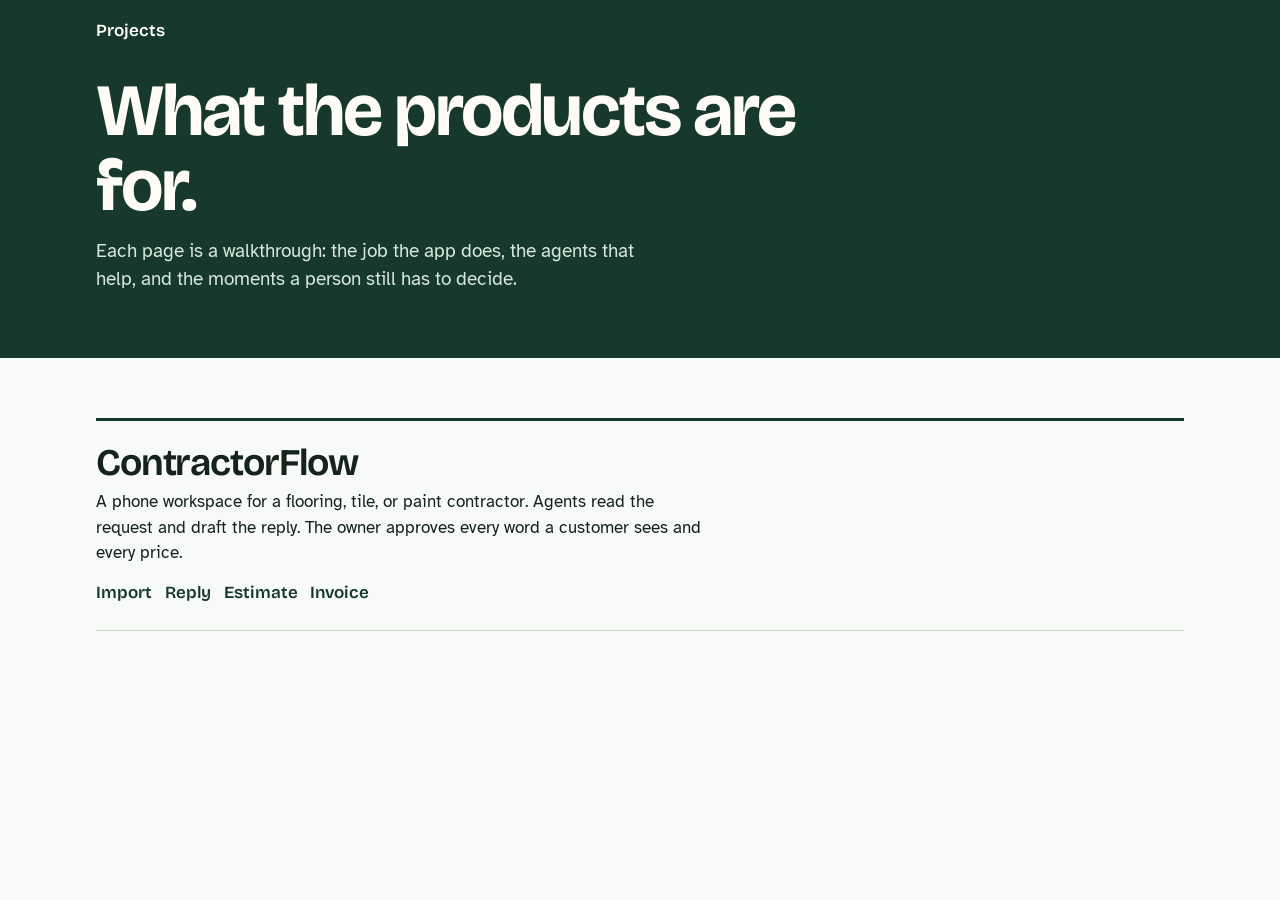
<file: index.html>
<!DOCTYPE html>
<html lang="en">
<head>
  <meta charset="utf-8">
  <meta name="viewport" content="width=device-width, initial-scale=1">
  <title>Projects</title>
  <meta name="description" content="Walkthroughs of the products in this workspace, starting with ContractorFlow.">
  <link rel="preconnect" href="https://fonts.googleapis.com">
  <link rel="preconnect" href="https://fonts.gstatic.com" crossorigin>
  <link href="https://fonts.googleapis.com/css2?family=Atkinson+Hyperlegible:ital,wght@0,400;0,700&family=Bricolage+Grotesque:opsz,wght@12..96,500;12..96,640;12..96,700&display=swap" rel="stylesheet">
  <link rel="stylesheet" href="styles.css">
</head>
<body>
  <header class="band">
    <div class="wrap bar">
      <a href="index.html">Projects</a>
    </div>
    <div class="wrap hero">
      <div>
        <h1>What the products are for.</h1>
        <p class="lede">Each page is a walkthrough: the job the app does, the agents that help, and the moments a person still has to decide.</p>
      </div>
    </div>
  </header>

  <main class="wrap cover">
    <a class="project" href="contractorflow.html">
      <h2>ContractorFlow</h2>
      <p>A phone workspace for a flooring, tile, or paint contractor. Agents read the request and draft the reply. The owner approves every word a customer sees and every price.</p>
      <ul class="path">
        <li>Import</li>
        <li>Reply</li>
        <li>Estimate</li>
        <li>Invoice</li>
      </ul>
    </a>
  </main>
</body>
</html>
</file>
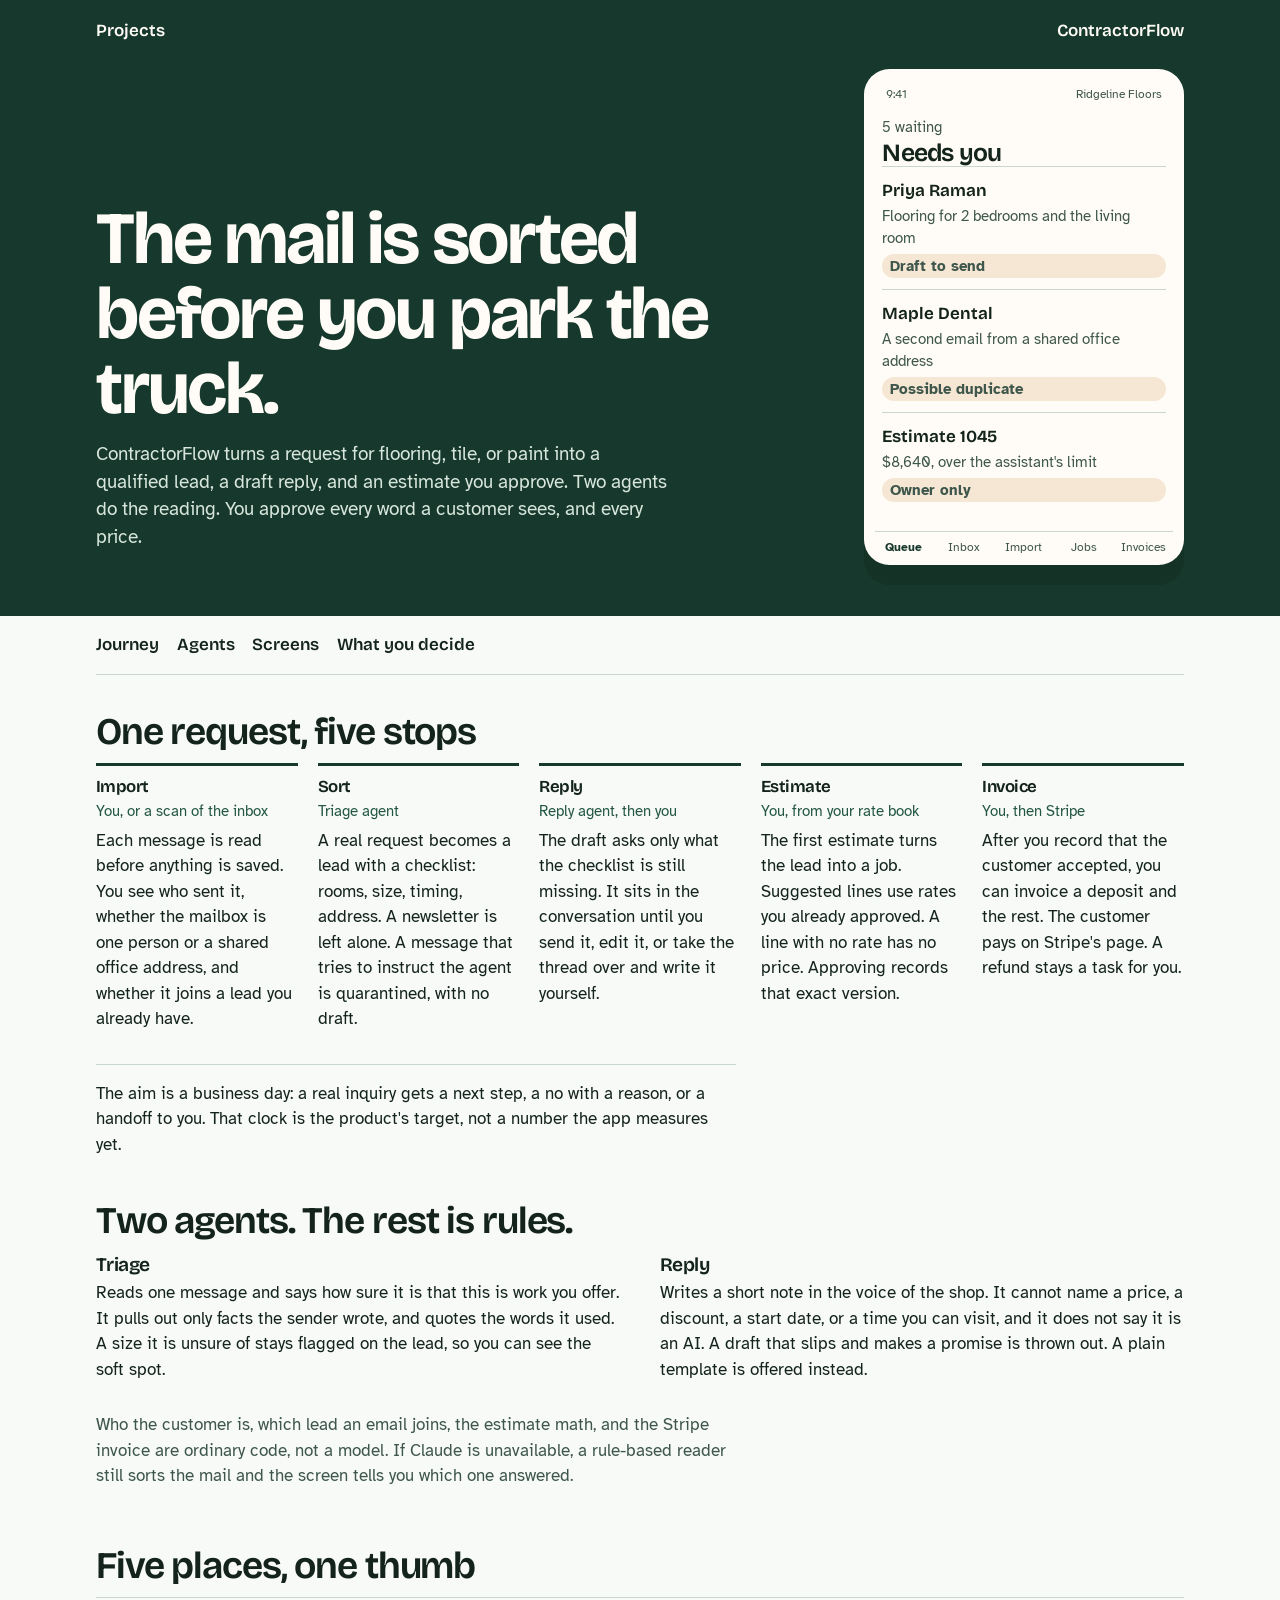
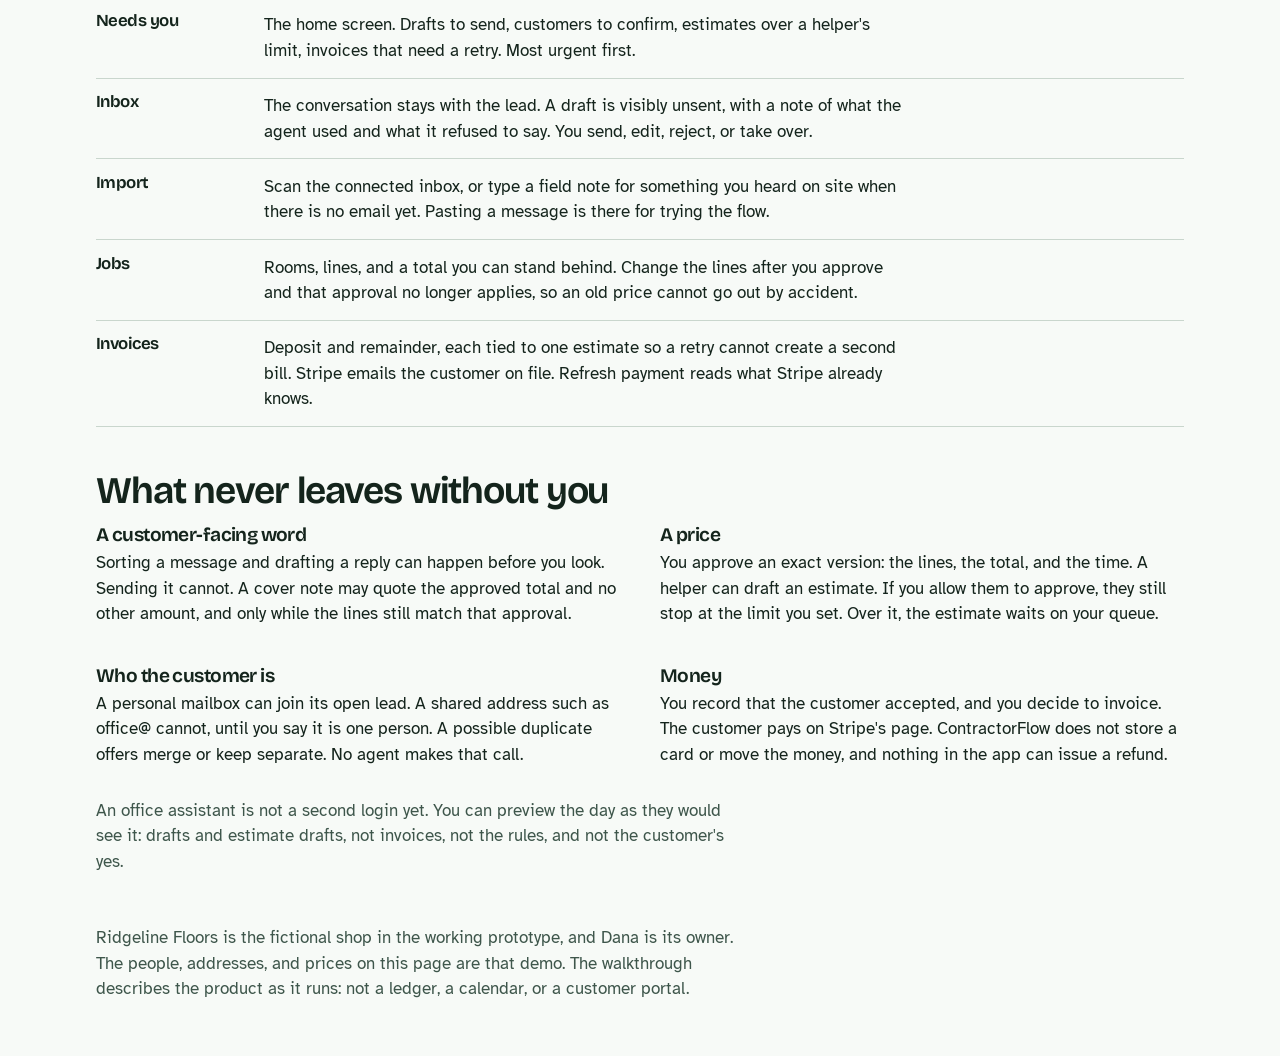
<file: contractorflow.html>
<!DOCTYPE html>
<html lang="en">
<head>
  <meta charset="utf-8">
  <meta name="viewport" content="width=device-width, initial-scale=1">
  <title>ContractorFlow</title>
  <meta name="description" content="ContractorFlow turns a request for work into a qualified lead, a draft reply, and an estimate the owner approves. Invoices go out through Stripe.">
  <link rel="preconnect" href="https://fonts.googleapis.com">
  <link rel="preconnect" href="https://fonts.gstatic.com" crossorigin>
  <link href="https://fonts.googleapis.com/css2?family=Atkinson+Hyperlegible:ital,wght@0,400;0,700&family=Bricolage+Grotesque:opsz,wght@12..96,500;12..96,640;12..96,700&display=swap" rel="stylesheet">
  <link rel="stylesheet" href="styles.css">
</head>
<body>
  <header class="band">
    <div class="wrap bar">
      <a href="index.html">Projects</a>
      <span>ContractorFlow</span>
    </div>
    <div class="wrap hero">
      <div>
        <h1>The mail is sorted before you park the truck.</h1>
        <p class="lede">ContractorFlow turns a request for flooring, tile, or paint into a qualified lead, a draft reply, and an estimate you approve. Two agents do the reading. You approve every word a customer sees, and every price.</p>
      </div>
      <div class="phone" aria-label="The Needs you queue, as the owner sees it">
        <div class="phone-top"><span>9:41</span><span>Ridgeline Floors</span></div>
        <div class="screen">
          <p class="kicker">5 waiting</p>
          <h2>Needs you</h2>
          <div class="row">
            <b>Priya Raman</b>
            <span>Flooring for 2 bedrooms and the living room</span>
            <span class="tag">Draft to send</span>
          </div>
          <div class="row">
            <b>Maple Dental</b>
            <span>A second email from a shared office address</span>
            <span class="tag">Possible duplicate</span>
          </div>
          <div class="row">
            <b>Estimate 1045</b>
            <span>$8,640, over the assistant's limit</span>
            <span class="tag">Owner only</span>
          </div>
        </div>
        <div class="tabs" aria-hidden="true">
          <b>Queue</b><span>Inbox</span><span>Import</span><span>Jobs</span><span>Invoices</span>
        </div>
      </div>
    </div>
  </header>

  <div class="wrap">
    <nav class="jump" aria-label="On this page">
      <a href="#journey">Journey</a>
      <a href="#agents">Agents</a>
      <a href="#screens">Screens</a>
      <a href="#decide">What you decide</a>
    </nav>
  </div>

  <main class="wrap">
    <section id="journey">
      <h2>One request, five stops</h2>
      <ol class="stages">
        <li>
          <h3>Import</h3>
          <span class="who">You, or a scan of the inbox</span>
          <p>Each message is read before anything is saved. You see who sent it, whether the mailbox is one person or a shared office address, and whether it joins a lead you already have.</p>
        </li>
        <li>
          <h3>Sort</h3>
          <span class="who">Triage agent</span>
          <p>A real request becomes a lead with a checklist: rooms, size, timing, address. A newsletter is left alone. A message that tries to instruct the agent is quarantined, with no draft.</p>
        </li>
        <li>
          <h3>Reply</h3>
          <span class="who">Reply agent, then you</span>
          <p>The draft asks only what the checklist is still missing. It sits in the conversation until you send it, edit it, or take the thread over and write it yourself.</p>
        </li>
        <li>
          <h3>Estimate</h3>
          <span class="who">You, from your rate book</span>
          <p>The first estimate turns the lead into a job. Suggested lines use rates you already approved. A line with no rate has no price. Approving records that exact version.</p>
        </li>
        <li>
          <h3>Invoice</h3>
          <span class="who">You, then Stripe</span>
          <p>After you record that the customer accepted, you can invoice a deposit and the rest. The customer pays on Stripe's page. A refund stays a task for you.</p>
        </li>
      </ol>
      <p class="aim">The aim is a business day: a real inquiry gets a next step, a no with a reason, or a handoff to you. That clock is the product's target, not a number the app measures yet.</p>
    </section>

    <section id="agents">
      <h2>Two agents. The rest is rules.</h2>
      <div class="pair">
        <article>
          <h3>Triage</h3>
          <p>Reads one message and says how sure it is that this is work you offer. It pulls out only facts the sender wrote, and quotes the words it used. A size it is unsure of stays flagged on the lead, so you can see the soft spot.</p>
        </article>
        <article>
          <h3>Reply</h3>
          <p>Writes a short note in the voice of the shop. It cannot name a price, a discount, a start date, or a time you can visit, and it does not say it is an AI. A draft that slips and makes a promise is thrown out. A plain template is offered instead.</p>
        </article>
      </div>
      <p class="note">Who the customer is, which lead an email joins, the estimate math, and the Stripe invoice are ordinary code, not a model. If Claude is unavailable, a rule-based reader still sorts the mail and the screen tells you which one answered.</p>
    </section>

    <section id="screens">
      <h2>Five places, one thumb</h2>
      <ul class="screen-list">
        <li>
          <h3>Needs you</h3>
          <p>The home screen. Drafts to send, customers to confirm, estimates over a helper's limit, invoices that need a retry. Most urgent first.</p>
        </li>
        <li>
          <h3>Inbox</h3>
          <p>The conversation stays with the lead. A draft is visibly unsent, with a note of what the agent used and what it refused to say. You send, edit, reject, or take over.</p>
        </li>
        <li>
          <h3>Import</h3>
          <p>Scan the connected inbox, or type a field note for something you heard on site when there is no email yet. Pasting a message is there for trying the flow.</p>
        </li>
        <li>
          <h3>Jobs</h3>
          <p>Rooms, lines, and a total you can stand behind. Change the lines after you approve and that approval no longer applies, so an old price cannot go out by accident.</p>
        </li>
        <li>
          <h3>Invoices</h3>
          <p>Deposit and remainder, each tied to one estimate so a retry cannot create a second bill. Stripe emails the customer on file. Refresh payment reads what Stripe already knows.</p>
        </li>
      </ul>
    </section>

    <section id="decide">
      <h2>What never leaves without you</h2>
      <div class="decide">
        <article>
          <h3>A customer-facing word</h3>
          <p>Sorting a message and drafting a reply can happen before you look. Sending it cannot. A cover note may quote the approved total and no other amount, and only while the lines still match that approval.</p>
        </article>
        <article>
          <h3>A price</h3>
          <p>You approve an exact version: the lines, the total, and the time. A helper can draft an estimate. If you allow them to approve, they still stop at the limit you set. Over it, the estimate waits on your queue.</p>
        </article>
        <article>
          <h3>Who the customer is</h3>
          <p>A personal mailbox can join its open lead. A shared address such as office@ cannot, until you say it is one person. A possible duplicate offers merge or keep separate. No agent makes that call.</p>
        </article>
        <article>
          <h3>Money</h3>
          <p>You record that the customer accepted, and you decide to invoice. The customer pays on Stripe's page. ContractorFlow does not store a card or move the money, and nothing in the app can issue a refund.</p>
        </article>
      </div>
      <p class="note">An office assistant is not a second login yet. You can preview the day as they would see it: drafts and estimate drafts, not invoices, not the rules, and not the customer's yes.</p>
    </section>

    <p class="foot">Ridgeline Floors is the fictional shop in the working prototype, and Dana is its owner. The people, addresses, and prices on this page are that demo. The walkthrough describes the product as it runs: not a ledger, a calendar, or a customer portal.</p>
  </main>
</body>
</html>
</file>
<file: styles.css>
:root {
  --ink: #14241c;
  --pine: #17382c;
  --pine-mid: #245743;
  --mist: #e6efe8;
  --paper: #f7faf7;
  --white: #fffcf7;
  --muted: #3e564b;
  --line: #c9d6cd;
  --wait: #8a4e12;
  --wait-bg: #f6e7d4;
  --focus: #0e7a58;
}

* { box-sizing: border-box; }

html { scroll-behavior: smooth; }

body {
  margin: 0;
  background: var(--paper);
  color: var(--ink);
  font-family: "Atkinson Hyperlegible", "Segoe UI", sans-serif;
  font-size: 1.0625rem;
  line-height: 1.5;
}

a { color: inherit; }
a:focus-visible { outline: 3px solid var(--focus); outline-offset: 3px; }

.wrap {
  width: min(68rem, calc(100% - 2.5rem));
  margin-inline: auto;
}

.band {
  background: var(--pine);
  color: var(--white);
}

.bar {
  display: flex;
  justify-content: space-between;
  gap: 1rem;
  align-items: baseline;
  padding: 1.1rem 0 0;
  font-family: "Bricolage Grotesque", "Avenir Next", sans-serif;
  font-weight: 600;
}

.bar a { text-decoration: none; }
.bar a:hover { text-decoration: underline; }

h1, h2, h3 {
  font-family: "Bricolage Grotesque", "Avenir Next", sans-serif;
  font-weight: 640;
  letter-spacing: -0.03em;
  line-height: 1.02;
}

h1 {
  margin: 0.35rem 0 0.85rem;
  max-width: 11em;
  font-size: clamp(2.7rem, 6.4vw, 4.6rem);
  font-weight: 700;
}

h2 {
  margin: 0 0 0.75rem;
  font-size: clamp(1.8rem, 3vw, 2.35rem);
}

h3 {
  margin: 0 0 0.35rem;
  font-size: 1.2rem;
}

p { margin: 0 0 0.8rem; }

.lede {
  max-width: 36rem;
  font-size: 1.2rem;
  line-height: 1.45;
  color: #d7e6dc;
}

.hero {
  display: grid;
  grid-template-columns: minmax(0, 1.15fr) minmax(16rem, 20rem);
  gap: 2rem 3rem;
  align-items: end;
  padding: 1.6rem 0 3.2rem;
}

.phone {
  background: var(--white);
  color: var(--ink);
  border-radius: 1.6rem;
  padding: 0.7rem 0.7rem 0.55rem;
  box-shadow: 0 1.25rem 0 rgba(8, 24, 16, 0.18);
}

.phone-top {
  display: flex;
  justify-content: space-between;
  padding: 0.35rem 0.7rem 0.55rem;
  color: var(--muted);
  font-size: 0.78rem;
}

.screen { padding: 0.2rem 0.45rem 0.8rem; }

.screen h2 {
  margin: 0;
  font-size: 1.55rem;
  color: var(--ink);
}

.kicker {
  margin: 0 0 0.15rem;
  color: var(--muted);
  font-size: 0.92rem;
}

.row {
  display: grid;
  gap: 0.1rem;
  padding: 0.7rem 0;
  border-top: 1px solid var(--line);
}

.row b { font-family: "Bricolage Grotesque", sans-serif; font-weight: 640; }

.row span { color: var(--muted); font-size: 0.92rem; }

.tag {
  display: inline-block;
  margin-top: 0.2rem;
  padding: 0.05rem 0.45rem;
  border-radius: 999px;
  background: var(--wait-bg);
  color: var(--wait);
  font-size: 0.78rem;
  font-weight: 700;
}

.tabs {
  display: grid;
  grid-template-columns: repeat(5, 1fr);
  gap: 0.15rem;
  margin-top: 0.3rem;
  padding-top: 0.45rem;
  border-top: 1px solid var(--line);
  text-align: center;
  font-size: 0.72rem;
  color: var(--muted);
}

.tabs b { color: var(--pine); font-weight: 700; }

.jump {
  display: flex;
  flex-wrap: wrap;
  gap: 0.4rem 1.1rem;
  padding: 1rem 0;
  border-bottom: 1px solid var(--line);
  font-family: "Bricolage Grotesque", sans-serif;
  font-weight: 600;
}

.jump a { text-decoration: none; }
.jump a:hover { text-decoration: underline; }

main section { padding: 2.4rem 0 0.4rem; }

.stages {
  display: grid;
  grid-template-columns: repeat(5, minmax(0, 1fr));
  gap: 1.25rem;
  margin: 0;
  padding: 0;
  list-style: none;
}

.stages li {
  margin: 0;
  padding-top: 0.7rem;
  border-top: 3px solid var(--pine);
}

.stages h3 { font-size: 1.05rem; }

.stages p,
.pair p,
.screen-list p,
.decide p { color: var(--ink); }

.who {
  display: block;
  margin-bottom: 0.35rem;
  color: var(--pine-mid);
  font-size: 0.92rem;
}

.pair,
.decide {
  display: grid;
  grid-template-columns: 1fr 1fr;
  gap: 1.5rem 2.5rem;
}

.pair article,
.decide article {
  padding-top: 0.15rem;
}

.note {
  max-width: 40rem;
  margin-top: 1.1rem;
  color: var(--muted);
}

.screen-list {
  margin: 0;
  padding: 0;
  list-style: none;
}

.screen-list li {
  display: grid;
  grid-template-columns: 9.5rem minmax(0, 1fr);
  gap: 1rem;
  padding: 0.9rem 0;
  border-top: 1px solid var(--line);
}

.screen-list li:last-child { border-bottom: 1px solid var(--line); }

.screen-list h3 { margin: 0; font-size: 1.05rem; }

.screen-list p { margin: 0; max-width: 40rem; }

.aim {
  max-width: 40rem;
  margin: 1.2rem 0 0;
  padding-top: 1rem;
  border-top: 1px solid var(--line);
}

.foot {
  padding: 2rem 0 2.6rem;
  color: var(--muted);
  max-width: 40rem;
}

.cover { padding: 2.2rem 0 4rem; }

.cover h1 { color: var(--ink); max-width: 8em; }

.cover .lede { color: var(--muted); }

.project {
  display: block;
  margin-top: 1.6rem;
  padding: 1.4rem 0 1.5rem;
  border-top: 3px solid var(--pine);
  border-bottom: 1px solid var(--line);
  text-decoration: none;
}

.project:hover h2 { text-decoration: underline; }

.project h2 { margin-bottom: 0.45rem; }

.project p { max-width: 38rem; }

.path {
  display: flex;
  flex-wrap: wrap;
  gap: 0.45rem 0.8rem;
  margin: 0.9rem 0 0;
  padding: 0;
  list-style: none;
  font-family: "Bricolage Grotesque", sans-serif;
  font-weight: 600;
  color: var(--pine);
}

@media (max-width: 980px) {
  .hero,
  .stages,
  .pair,
  .decide,
  .screen-list li {
    grid-template-columns: 1fr;
  }

  .stages { gap: 1rem; }

  .hero { padding-bottom: 2rem; }
}

@media (prefers-reduced-motion: reduce) {
  html { scroll-behavior: auto; }
}
</file>
